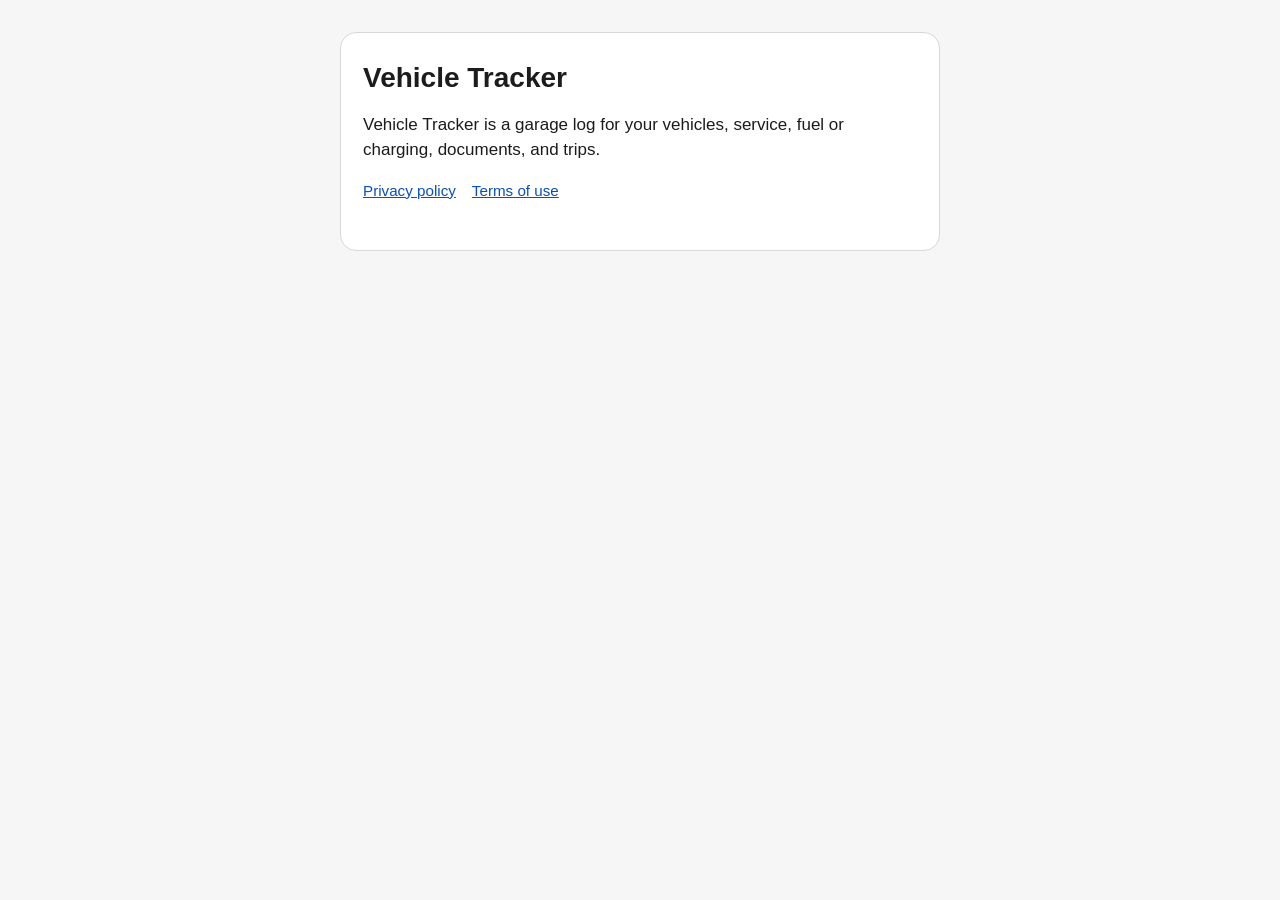
<file: index.html>
<!DOCTYPE html>
<html lang="en">
<head>
  <meta charset="utf-8">
  <meta name="viewport" content="width=device-width, initial-scale=1">
  <title>Vehicle Tracker</title>
  <link rel="stylesheet" href="site.css">
</head>
<body>
  <main>
    <article>
      <h1>Vehicle Tracker</h1>
      <p>Vehicle Tracker is a garage log for your vehicles, service, fuel or charging, documents, and trips.</p>
      <nav>
        <a href="privacy/">Privacy policy</a>
        <a href="terms/">Terms of use</a>
      </nav>
    </article>
  </main>
</body>
</html>
</file>
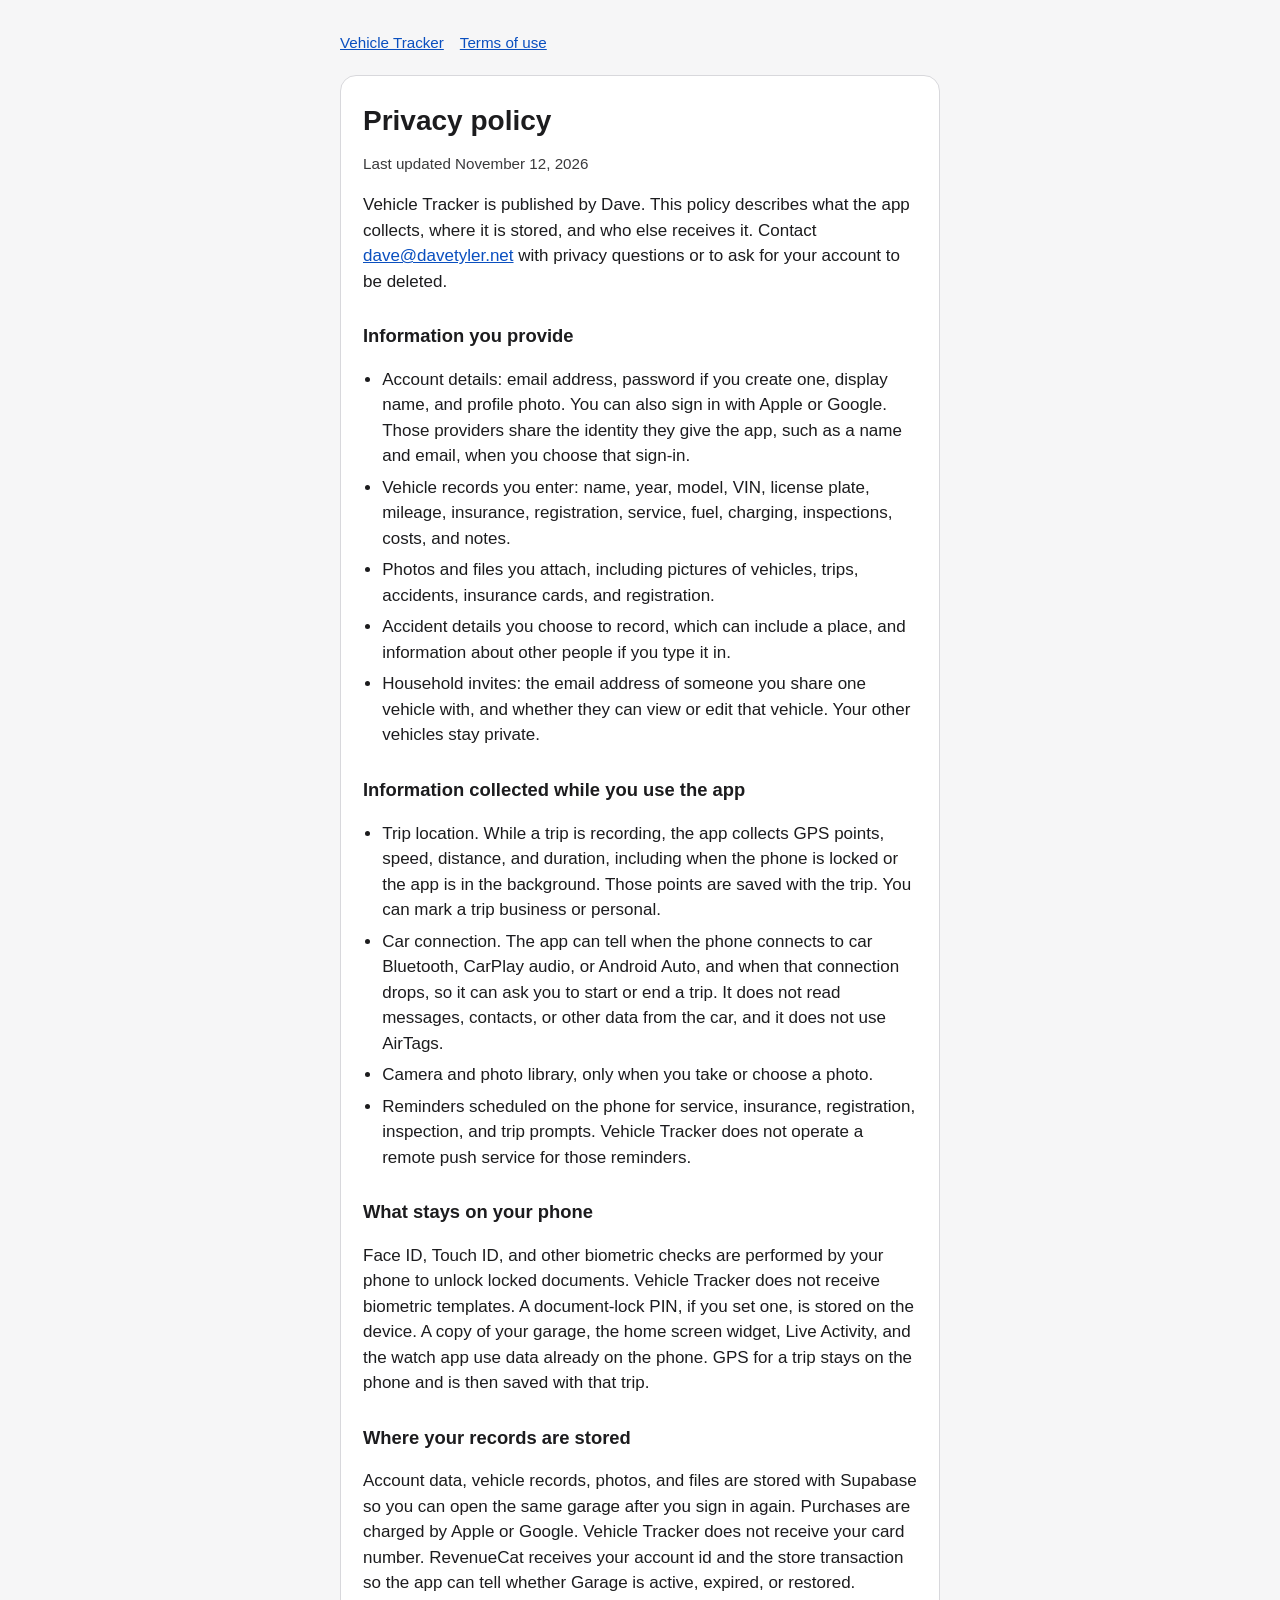
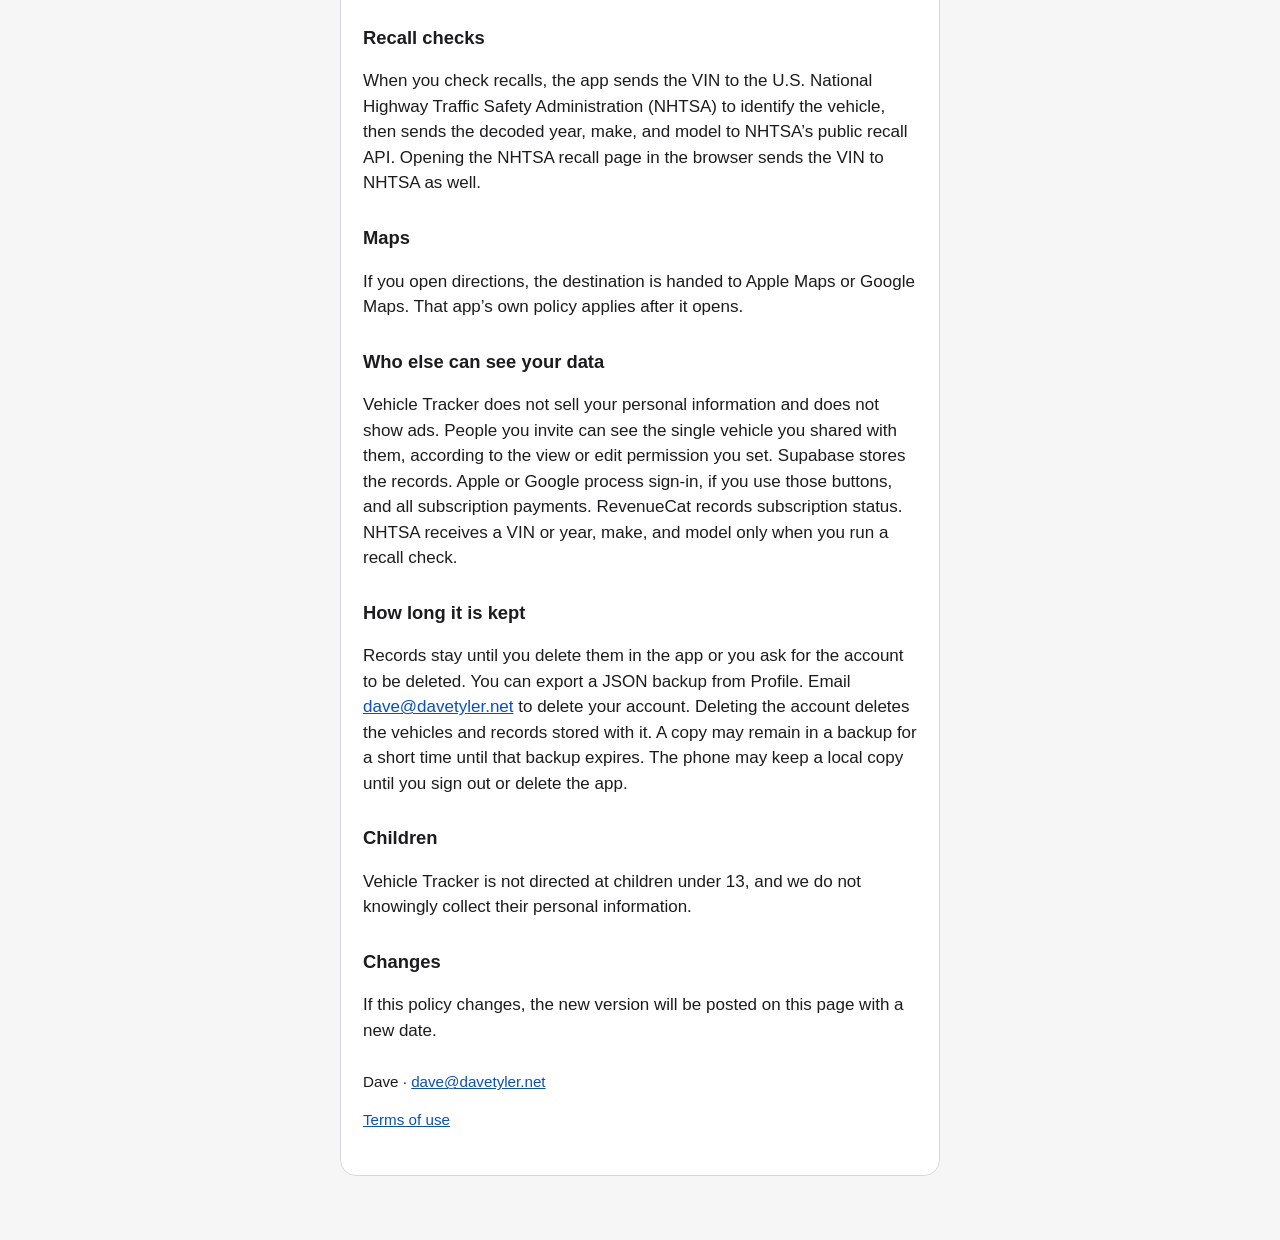
<file: privacy/index.html>
<!DOCTYPE html>
<html lang="en">
<head>
  <meta charset="utf-8">
  <meta name="viewport" content="width=device-width, initial-scale=1">
  <title>Privacy policy — Vehicle Tracker</title>
  <link rel="stylesheet" href="../site.css">
</head>
<body>
  <main>
    <nav>
      <a href="../">Vehicle Tracker</a>
      <a href="../terms/">Terms of use</a>
    </nav>
    <article>
      <h1>Privacy policy</h1>
      <p class="meta">Last updated November 12, 2026</p>
      <p>Vehicle Tracker is published by Dave. This policy describes what the app collects, where it is stored, and who else receives it. Contact <a href="mailto:dave@davetyler.net">dave@davetyler.net</a> with privacy questions or to ask for your account to be deleted.</p>

      <h2>Information you provide</h2>
      <ul>
        <li>Account details: email address, password if you create one, display name, and profile photo. You can also sign in with Apple or Google. Those providers share the identity they give the app, such as a name and email, when you choose that sign-in.</li>
        <li>Vehicle records you enter: name, year, model, VIN, license plate, mileage, insurance, registration, service, fuel, charging, inspections, costs, and notes.</li>
        <li>Photos and files you attach, including pictures of vehicles, trips, accidents, insurance cards, and registration.</li>
        <li>Accident details you choose to record, which can include a place, and information about other people if you type it in.</li>
        <li>Household invites: the email address of someone you share one vehicle with, and whether they can view or edit that vehicle. Your other vehicles stay private.</li>
      </ul>

      <h2>Information collected while you use the app</h2>
      <ul>
        <li>Trip location. While a trip is recording, the app collects GPS points, speed, distance, and duration, including when the phone is locked or the app is in the background. Those points are saved with the trip. You can mark a trip business or personal.</li>
        <li>Car connection. The app can tell when the phone connects to car Bluetooth, CarPlay audio, or Android Auto, and when that connection drops, so it can ask you to start or end a trip. It does not read messages, contacts, or other data from the car, and it does not use AirTags.</li>
        <li>Camera and photo library, only when you take or choose a photo.</li>
        <li>Reminders scheduled on the phone for service, insurance, registration, inspection, and trip prompts. Vehicle Tracker does not operate a remote push service for those reminders.</li>
      </ul>

      <h2>What stays on your phone</h2>
      <p>Face ID, Touch ID, and other biometric checks are performed by your phone to unlock locked documents. Vehicle Tracker does not receive biometric templates. A document-lock PIN, if you set one, is stored on the device. A copy of your garage, the home screen widget, Live Activity, and the watch app use data already on the phone. GPS for a trip stays on the phone and is then saved with that trip.</p>

      <h2>Where your records are stored</h2>
      <p>Account data, vehicle records, photos, and files are stored with Supabase so you can open the same garage after you sign in again. Purchases are charged by Apple or Google. Vehicle Tracker does not receive your card number. RevenueCat receives your account id and the store transaction so the app can tell whether Garage is active, expired, or restored.</p>

      <h2>Recall checks</h2>
      <p>When you check recalls, the app sends the VIN to the U.S. National Highway Traffic Safety Administration (NHTSA) to identify the vehicle, then sends the decoded year, make, and model to NHTSA’s public recall API. Opening the NHTSA recall page in the browser sends the VIN to NHTSA as well.</p>

      <h2>Maps</h2>
      <p>If you open directions, the destination is handed to Apple Maps or Google Maps. That app’s own policy applies after it opens.</p>

      <h2>Who else can see your data</h2>
      <p>Vehicle Tracker does not sell your personal information and does not show ads. People you invite can see the single vehicle you shared with them, according to the view or edit permission you set. Supabase stores the records. Apple or Google process sign-in, if you use those buttons, and all subscription payments. RevenueCat records subscription status. NHTSA receives a VIN or year, make, and model only when you run a recall check.</p>

      <h2>How long it is kept</h2>
      <p>Records stay until you delete them in the app or you ask for the account to be deleted. You can export a JSON backup from Profile. Email <a href="mailto:dave@davetyler.net">dave@davetyler.net</a> to delete your account. Deleting the account deletes the vehicles and records stored with it. A copy may remain in a backup for a short time until that backup expires. The phone may keep a local copy until you sign out or delete the app.</p>

      <h2>Children</h2>
      <p>Vehicle Tracker is not directed at children under 13, and we do not knowingly collect their personal information.</p>

      <h2>Changes</h2>
      <p>If this policy changes, the new version will be posted on this page with a new date.</p>

      <footer>
        <p>Dave · <a href="mailto:dave@davetyler.net">dave@davetyler.net</a></p>
        <p><a href="../terms/">Terms of use</a></p>
      </footer>
    </article>
  </main>
</body>
</html>
</file>
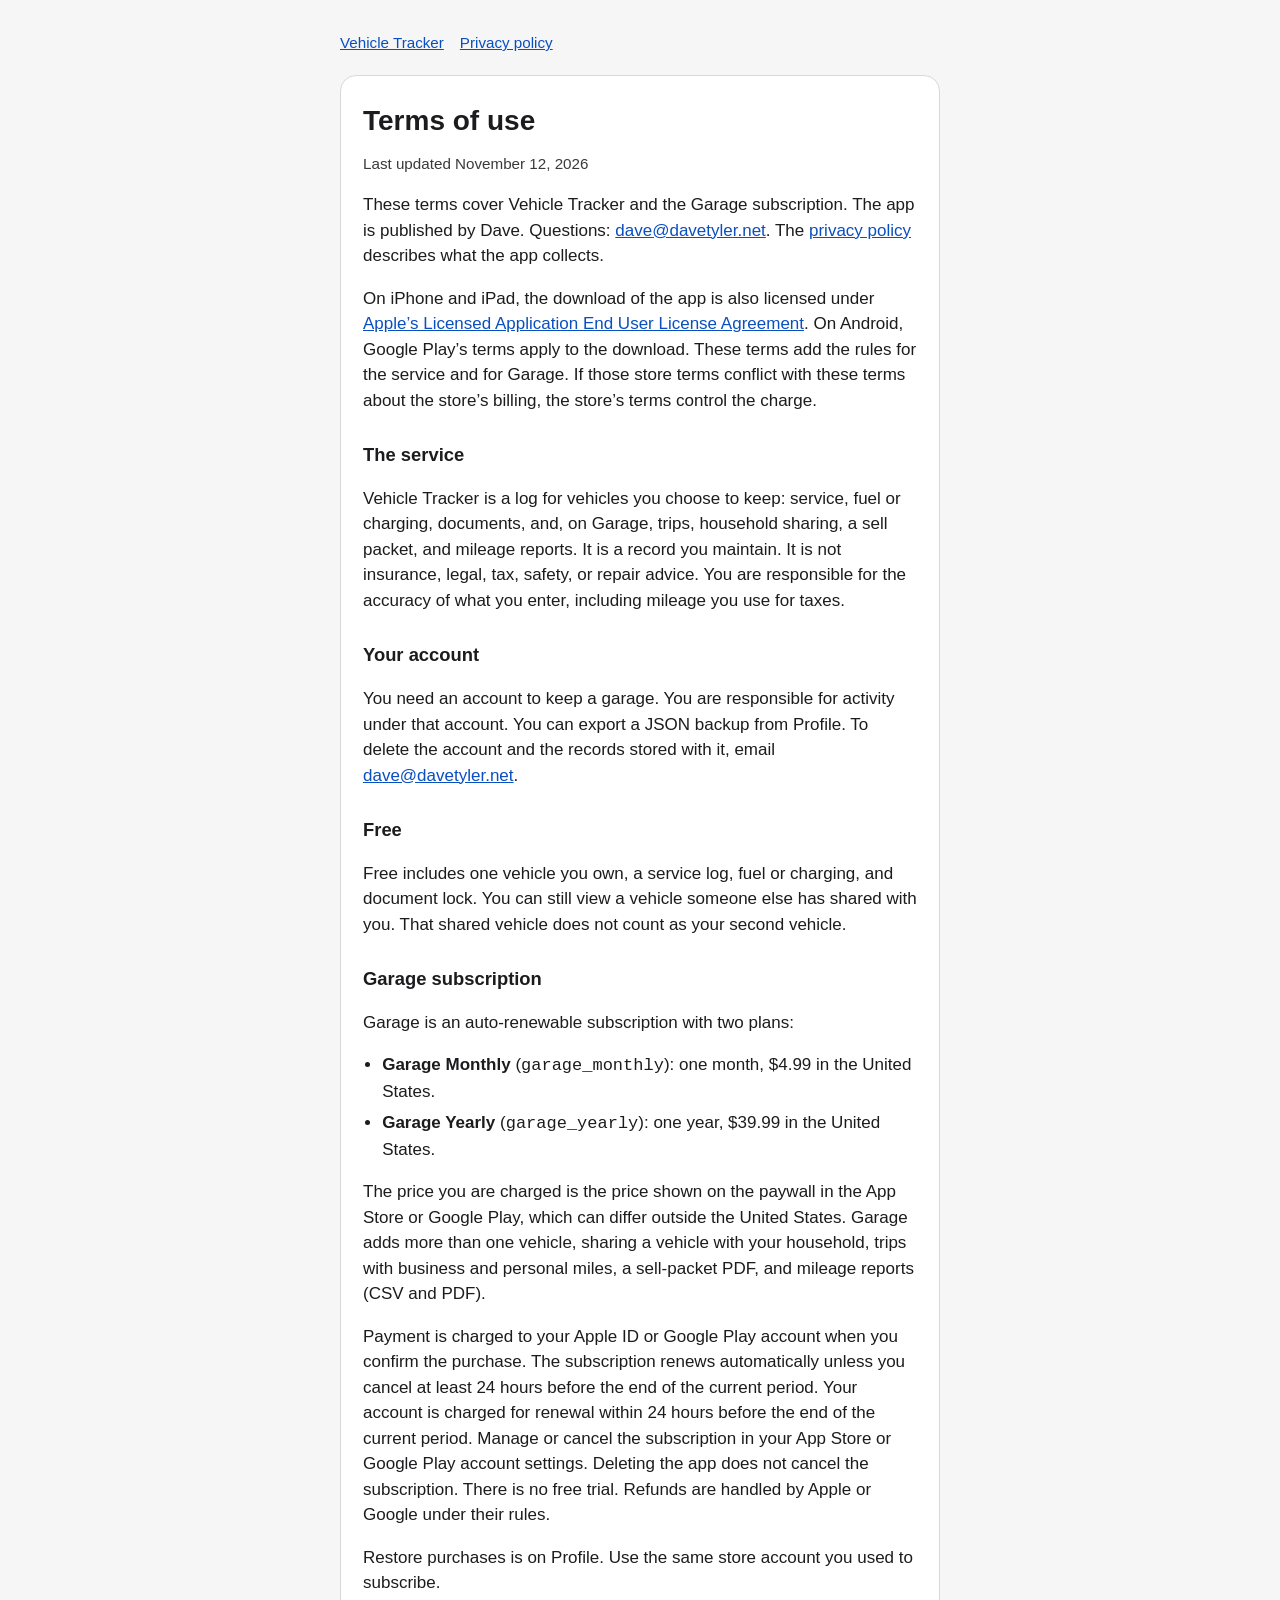
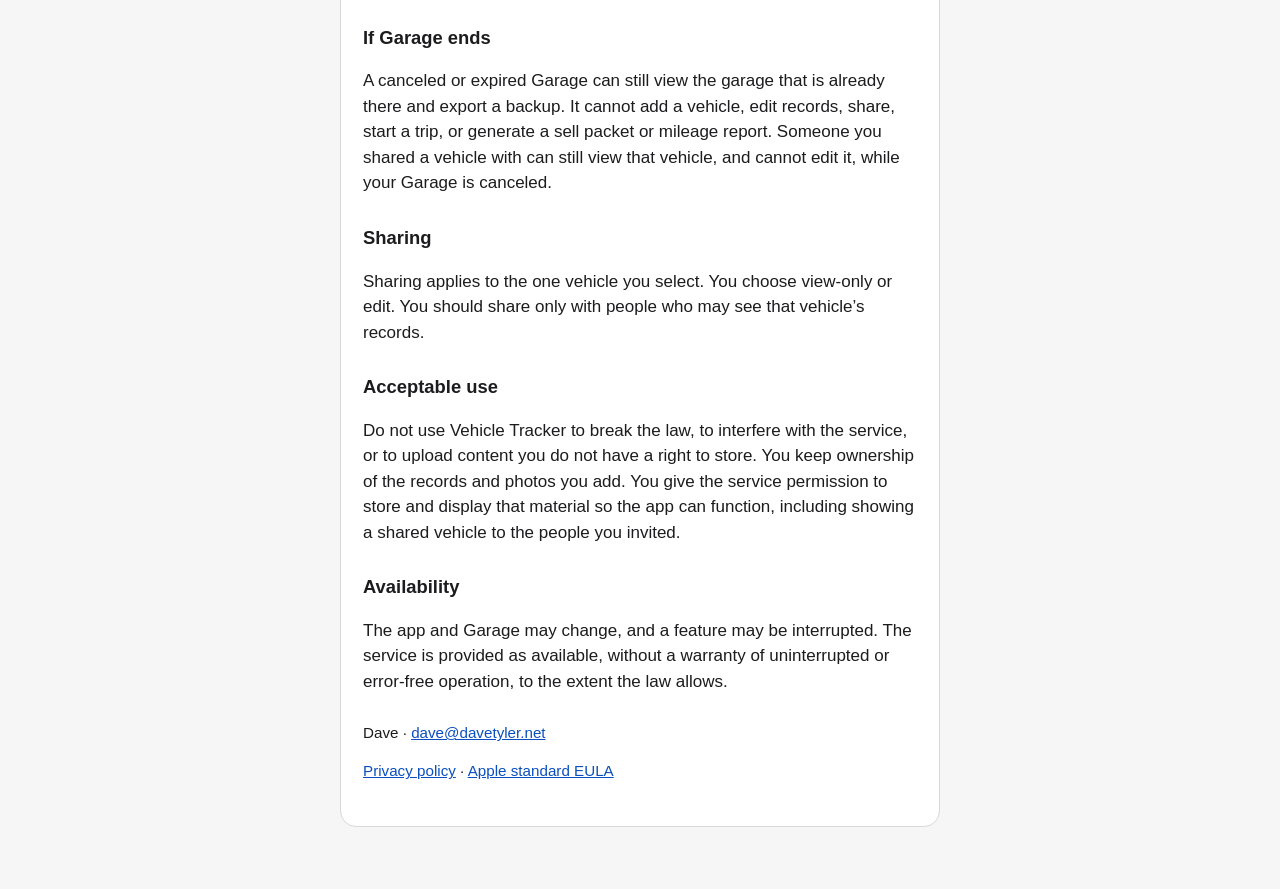
<file: terms/index.html>
<!DOCTYPE html>
<html lang="en">
<head>
  <meta charset="utf-8">
  <meta name="viewport" content="width=device-width, initial-scale=1">
  <title>Terms of use — Vehicle Tracker</title>
  <link rel="stylesheet" href="../site.css">
</head>
<body>
  <main>
    <nav>
      <a href="../">Vehicle Tracker</a>
      <a href="../privacy/">Privacy policy</a>
    </nav>
    <article>
      <h1>Terms of use</h1>
      <p class="meta">Last updated November 12, 2026</p>
      <p>These terms cover Vehicle Tracker and the Garage subscription. The app is published by Dave. Questions: <a href="mailto:dave@davetyler.net">dave@davetyler.net</a>. The <a href="../privacy/">privacy policy</a> describes what the app collects.</p>
      <p>On iPhone and iPad, the download of the app is also licensed under <a href="https://www.apple.com/legal/internet-services/itunes/dev/stdeula/">Apple’s Licensed Application End User License Agreement</a>. On Android, Google Play’s terms apply to the download. These terms add the rules for the service and for Garage. If those store terms conflict with these terms about the store’s billing, the store’s terms control the charge.</p>

      <h2>The service</h2>
      <p>Vehicle Tracker is a log for vehicles you choose to keep: service, fuel or charging, documents, and, on Garage, trips, household sharing, a sell packet, and mileage reports. It is a record you maintain. It is not insurance, legal, tax, safety, or repair advice. You are responsible for the accuracy of what you enter, including mileage you use for taxes.</p>

      <h2>Your account</h2>
      <p>You need an account to keep a garage. You are responsible for activity under that account. You can export a JSON backup from Profile. To delete the account and the records stored with it, email <a href="mailto:dave@davetyler.net">dave@davetyler.net</a>.</p>

      <h2>Free</h2>
      <p>Free includes one vehicle you own, a service log, fuel or charging, and document lock. You can still view a vehicle someone else has shared with you. That shared vehicle does not count as your second vehicle.</p>

      <h2>Garage subscription</h2>
      <p>Garage is an auto-renewable subscription with two plans:</p>
      <ul>
        <li><strong>Garage Monthly</strong> (<code>garage_monthly</code>): one month, $4.99 in the United States.</li>
        <li><strong>Garage Yearly</strong> (<code>garage_yearly</code>): one year, $39.99 in the United States.</li>
      </ul>
      <p>The price you are charged is the price shown on the paywall in the App Store or Google Play, which can differ outside the United States. Garage adds more than one vehicle, sharing a vehicle with your household, trips with business and personal miles, a sell-packet PDF, and mileage reports (CSV and PDF).</p>
      <p>Payment is charged to your Apple ID or Google Play account when you confirm the purchase. The subscription renews automatically unless you cancel at least 24 hours before the end of the current period. Your account is charged for renewal within 24 hours before the end of the current period. Manage or cancel the subscription in your App Store or Google Play account settings. Deleting the app does not cancel the subscription. There is no free trial. Refunds are handled by Apple or Google under their rules.</p>
      <p>Restore purchases is on Profile. Use the same store account you used to subscribe.</p>

      <h2>If Garage ends</h2>
      <p>A canceled or expired Garage can still view the garage that is already there and export a backup. It cannot add a vehicle, edit records, share, start a trip, or generate a sell packet or mileage report. Someone you shared a vehicle with can still view that vehicle, and cannot edit it, while your Garage is canceled.</p>

      <h2>Sharing</h2>
      <p>Sharing applies to the one vehicle you select. You choose view-only or edit. You should share only with people who may see that vehicle’s records.</p>

      <h2>Acceptable use</h2>
      <p>Do not use Vehicle Tracker to break the law, to interfere with the service, or to upload content you do not have a right to store. You keep ownership of the records and photos you add. You give the service permission to store and display that material so the app can function, including showing a shared vehicle to the people you invited.</p>

      <h2>Availability</h2>
      <p>The app and Garage may change, and a feature may be interrupted. The service is provided as available, without a warranty of uninterrupted or error-free operation, to the extent the law allows.</p>

      <footer>
        <p>Dave · <a href="mailto:dave@davetyler.net">dave@davetyler.net</a></p>
        <p><a href="../privacy/">Privacy policy</a> · <a href="https://www.apple.com/legal/internet-services/itunes/dev/stdeula/">Apple standard EULA</a></p>
      </footer>
    </article>
  </main>
</body>
</html>
</file>
<file: site.css>
:root {
  color-scheme: light;
  --text: #1c1c1e;
  --muted: #3a3a3c;
  --line: #d8d8dc;
  --bg: #f6f6f7;
  --card: #ffffff;
  --link: #0a4fbf;
}

* { box-sizing: border-box; }

body {
  margin: 0;
  background: var(--bg);
  color: var(--text);
  font: 17px/1.5 -apple-system, BlinkMacSystemFont, "Segoe UI", Helvetica, Arial, sans-serif;
}

main {
  max-width: 40rem;
  margin: 0 auto;
  padding: 32px 20px 64px;
}

article {
  background: var(--card);
  border: 1px solid var(--line);
  border-radius: 16px;
  padding: 28px 22px;
}

h1 {
  font-size: 1.75rem;
  line-height: 1.2;
  margin: 0 0 8px;
}

h2 {
  font-size: 1.15rem;
  margin: 28px 0 8px;
}

p, li { color: var(--text); }

.meta, footer {
  color: var(--muted);
  font-size: 0.95rem;
}

a { color: var(--link); }

ul { padding-left: 1.2rem; }

li + li { margin-top: 6px; }

nav {
  display: flex;
  gap: 16px;
  margin-bottom: 20px;
  font-size: 0.95rem;
}

footer {
  margin-top: 28px;
}
</file>
